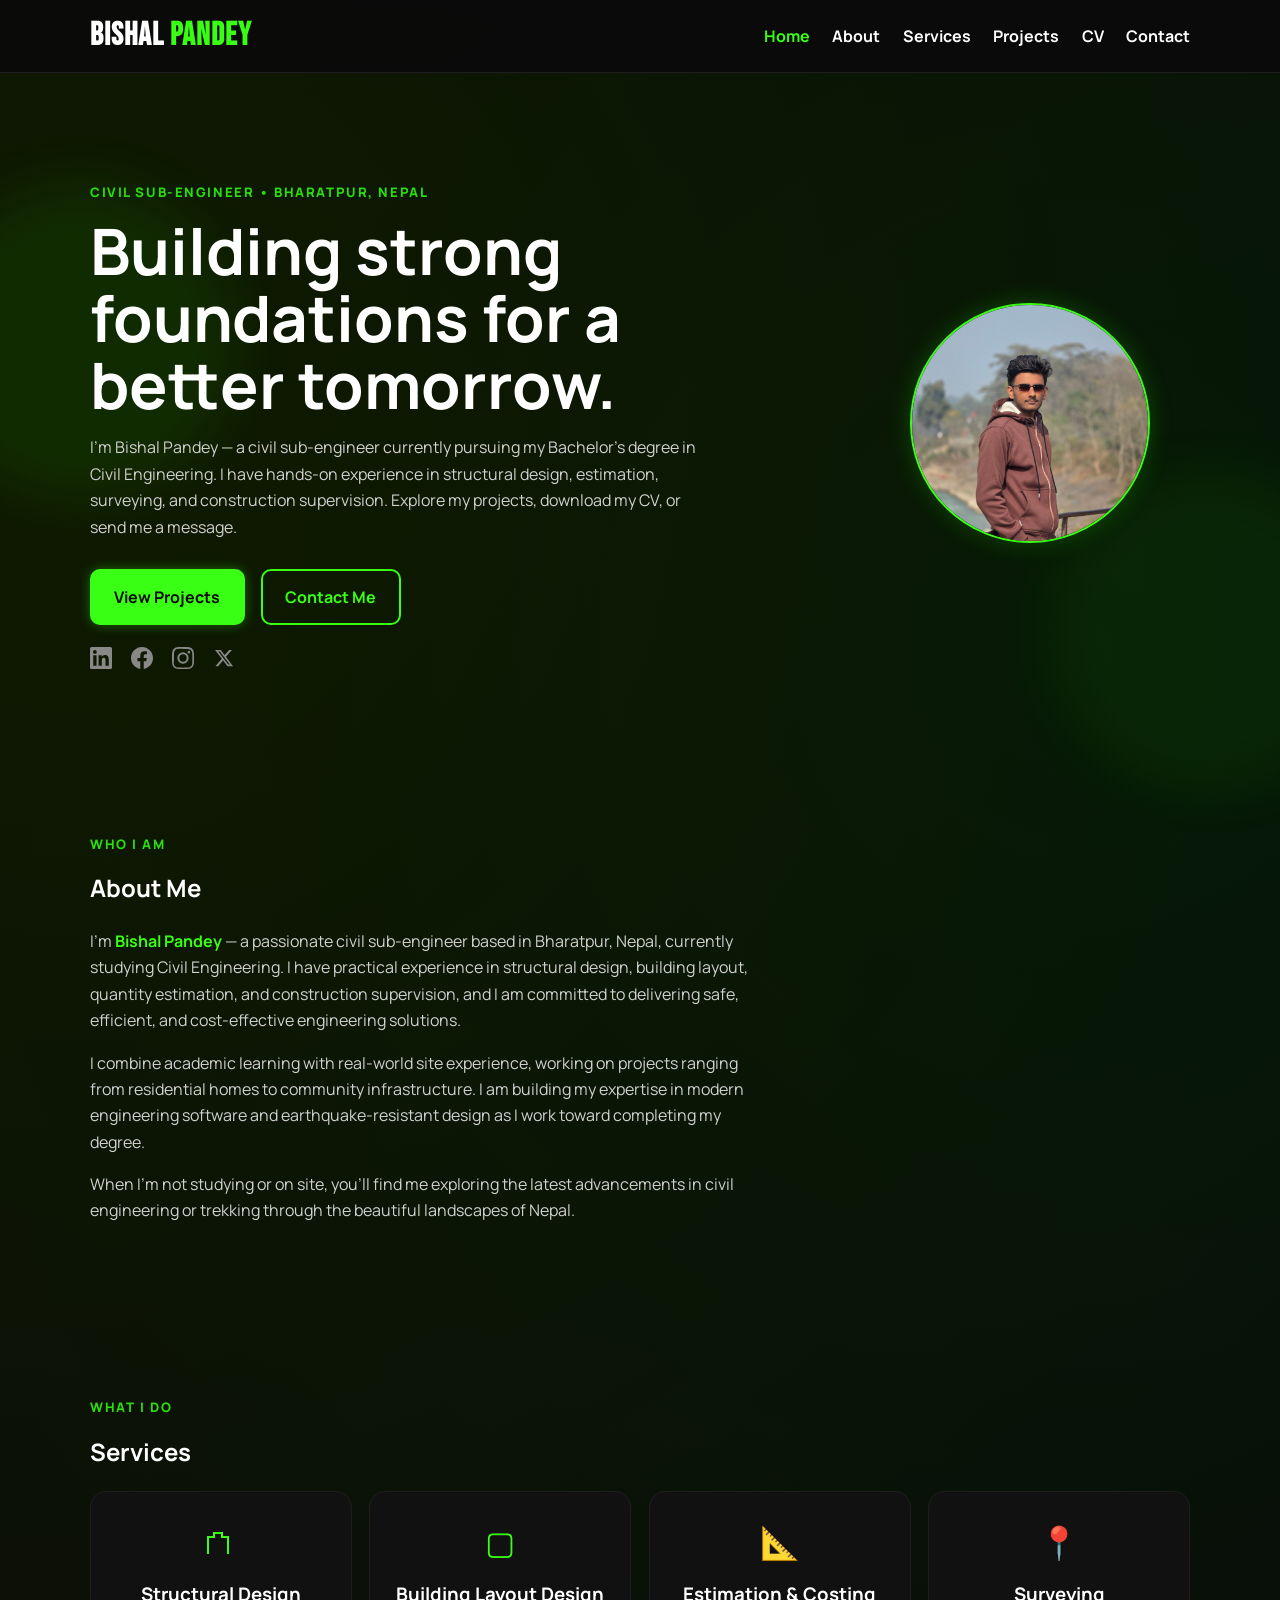
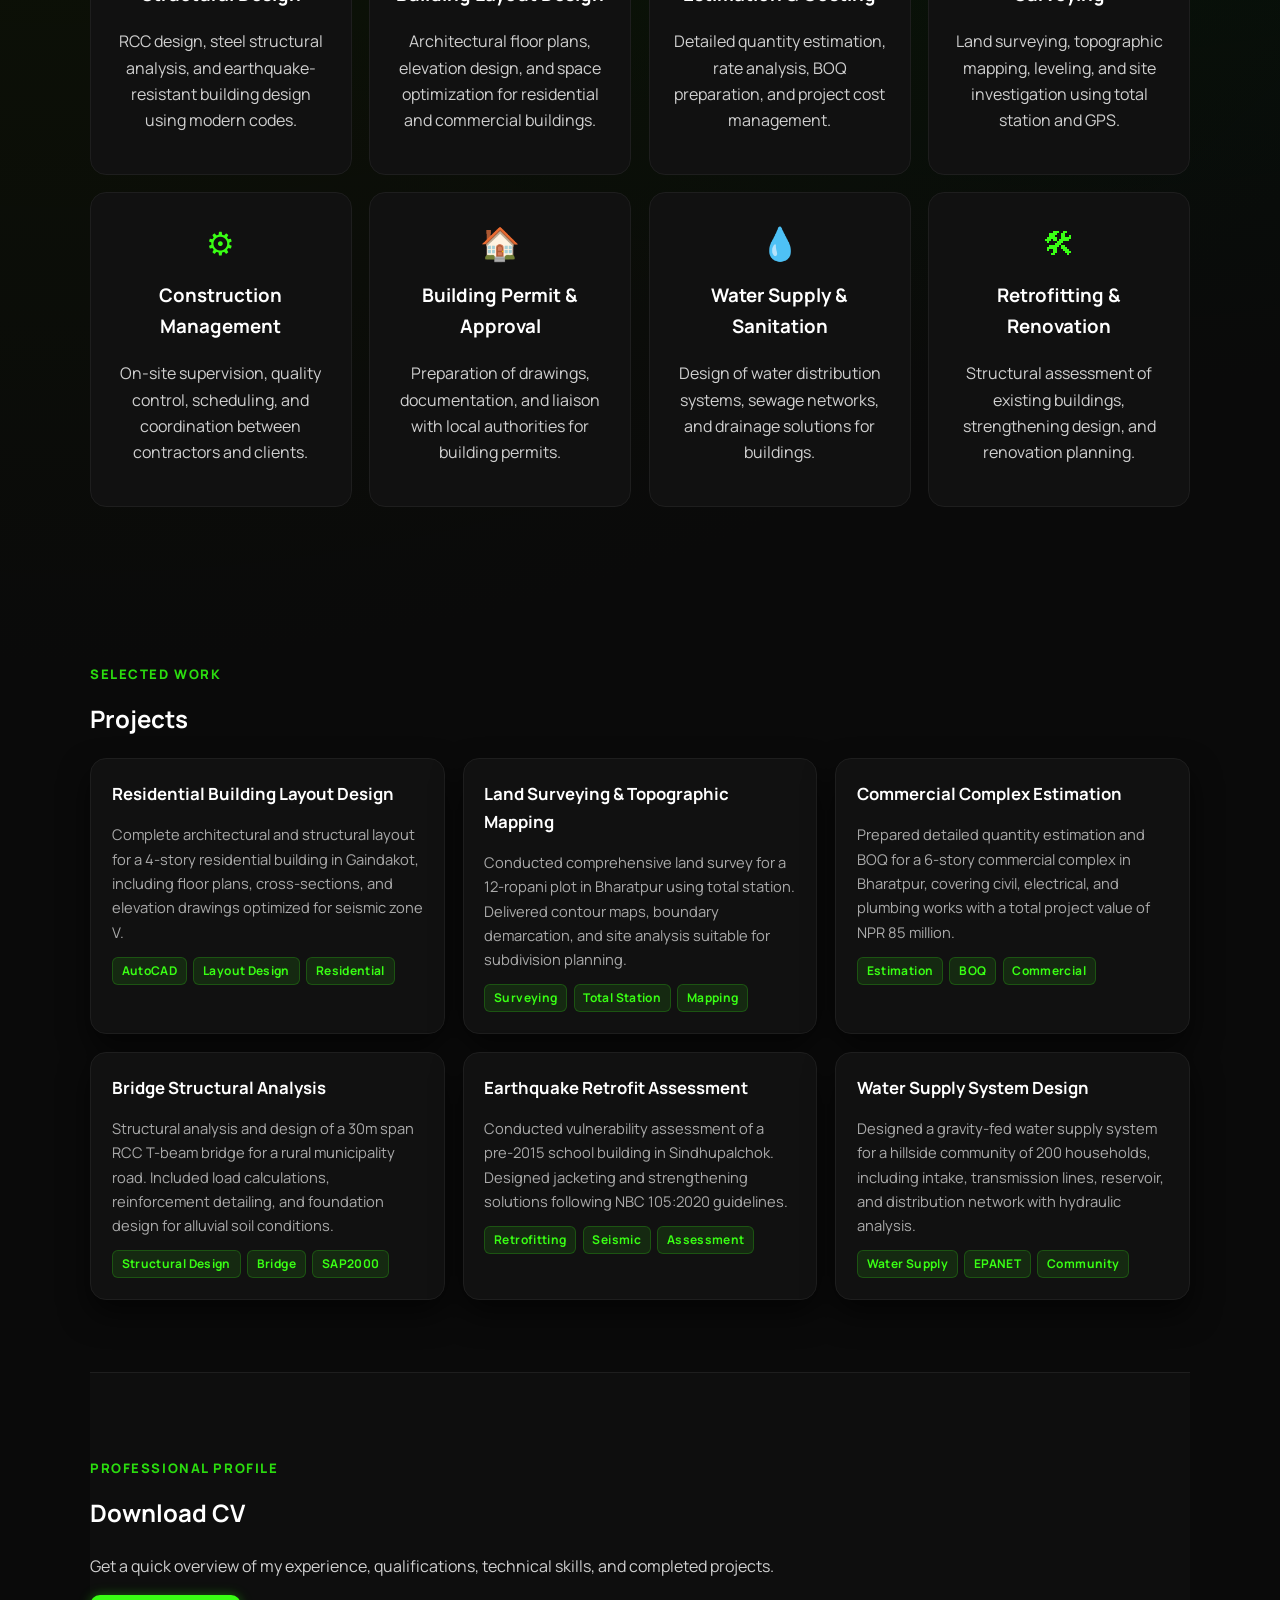
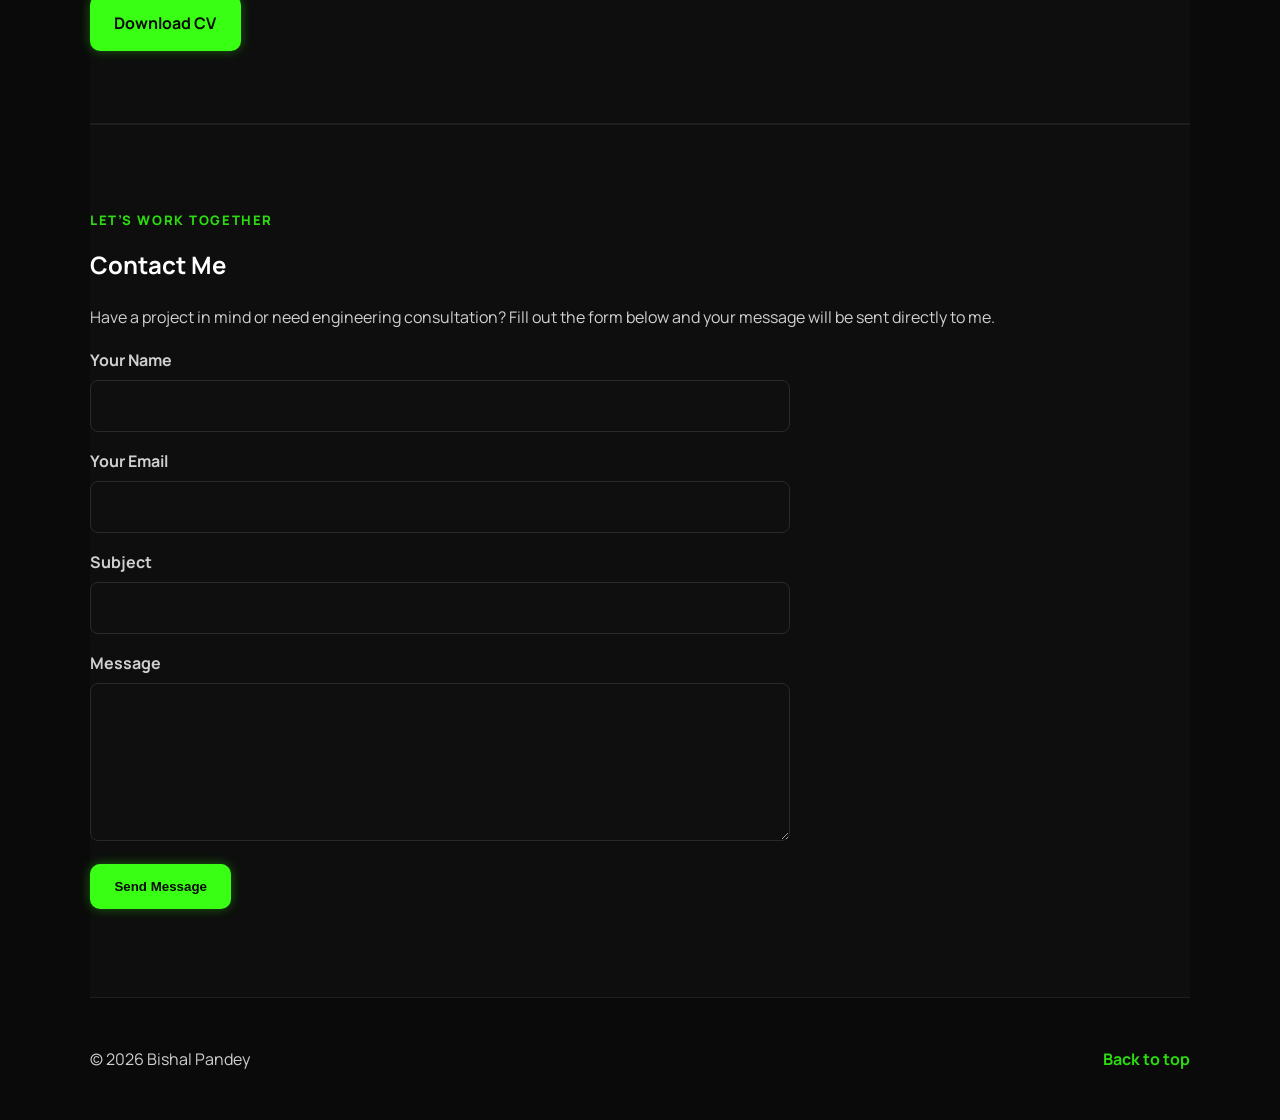
<file: index.html>
<!DOCTYPE html>
<html lang="en">
  <head>
    <meta charset="UTF-8" />
    <meta name="viewport" content="width=device-width, initial-scale=1.0" />
    <meta
      name="description"
      content="Bishal Pandey — Civil Sub-Engineer from Kathmandu, Nepal. Structural design, estimation, surveying & more. View projects and get in touch."
    />
    <title>Bishal Pandey | Civil Sub-Engineer Portfolio</title>
    <link rel="icon" type="image/svg+xml" href="assets/images/favicon.svg" />
    <link rel="preconnect" href="https://fonts.googleapis.com" />
    <link rel="preconnect" href="https://fonts.gstatic.com" crossorigin />
    <link
      href="https://fonts.googleapis.com/css2?family=Bebas+Neue&family=Manrope:wght@400;500;700;800&display=swap"
      rel="stylesheet"
    />
    <link rel="stylesheet" href="styles.css" />
  </head>
  <body>
    <div class="bg-orb orb-left" aria-hidden="true"></div>
    <div class="bg-orb orb-right" aria-hidden="true"></div>

    <header class="site-header" id="top">
      <nav class="container nav">
        <a class="brand" href="#home"><span class="brand-first">Bishal</span> <span class="brand-last">Pandey</span></a>
        <button class="menu-toggle" aria-expanded="false" aria-controls="nav-links">
          Menu
        </button>
        <ul class="nav-links" id="nav-links">
          <li><a href="#home">Home</a></li>
          <li><a href="#about">About</a></li>
          <li><a href="#services">Services</a></li>
          <li><a href="#projects">Projects</a></li>
          <li><a href="#cv">CV</a></li>
          <li><a href="#contact">Contact</a></li>
        </ul>
      </nav>
    </header>

    <main>
      <!-- ── Home / Hero ── -->
      <section class="hero container reveal" id="home">
        <div class="hero-text">
          <p class="kicker">Civil Sub-Engineer &bull; Bharatpur, Nepal</p>
          <h1>Building strong foundations for a better tomorrow.</h1>
          <p class="hero-copy">
            I&rsquo;m Bishal Pandey &mdash; a civil sub-engineer currently pursuing my
            Bachelor&rsquo;s degree in Civil Engineering. I have hands-on experience in
            structural design, estimation, surveying, and construction supervision.
            Explore my projects, download my CV, or send me a message.
          </p>
          <div class="hero-actions">
            <a class="btn btn-primary" href="#projects">View Projects</a>
            <a class="btn btn-secondary" href="#contact">Contact Me</a>
          </div>
          <div class="hero-socials">
            <a href="https://linkedin.com/" target="_blank" rel="noopener noreferrer" aria-label="LinkedIn">
              <svg width="22" height="22" viewBox="0 0 24 24" fill="currentColor"><path d="M20.45 20.45h-3.55v-5.57c0-1.33-.02-3.04-1.85-3.04s-2.14 1.45-2.14 2.94v5.67H9.36V9h3.41v1.56h.05a3.74 3.74 0 013.37-1.85c3.6 0 4.27 2.37 4.27 5.46v6.28zM5.34 7.43a2.06 2.06 0 11-.01-4.13 2.06 2.06 0 01.01 4.13zM7.12 20.45H3.56V9h3.56v11.45zM22.23 0H1.77A1.75 1.75 0 000 1.73v20.54A1.75 1.75 0 001.77 24h20.46A1.75 1.75 0 0024 22.27V1.73A1.75 1.75 0 0022.23 0z"/></svg>
            </a>
            <a href="https://www.facebook.com/bishal.pandey.277253" target="_blank" rel="noopener noreferrer" aria-label="Facebook">
              <svg width="22" height="22" viewBox="0 0 24 24" fill="currentColor"><path d="M24 12.073c0-6.627-5.373-12-12-12s-12 5.373-12 12c0 5.99 4.388 10.954 10.125 11.854v-8.385H7.078v-3.47h3.047V9.43c0-3.007 1.792-4.669 4.533-4.669 1.312 0 2.686.235 2.686.235v2.953H15.83c-1.491 0-1.956.925-1.956 1.874v2.25h3.328l-.532 3.47h-2.796v8.385C19.612 23.027 24 18.062 24 12.073z"/></svg>
            </a>
            <a href="https://www.instagram.com/bishalpandey077/" target="_blank" rel="noopener noreferrer" aria-label="Instagram">
              <svg width="22" height="22" viewBox="0 0 24 24" fill="currentColor"><path d="M12 2.163c3.204 0 3.584.012 4.85.07 1.17.054 1.97.24 2.43.403a4.08 4.08 0 011.47.957c.453.453.78.898.957 1.47.163.46.35 1.26.403 2.43.058 1.266.07 1.646.07 4.85s-.012 3.584-.07 4.85c-.054 1.17-.24 1.97-.403 2.43a4.08 4.08 0 01-.957 1.47 4.08 4.08 0 01-1.47.957c-.46.163-1.26.35-2.43.403-1.266.058-1.646.07-4.85.07s-3.584-.012-4.85-.07c-1.17-.054-1.97-.24-2.43-.403a4.08 4.08 0 01-1.47-.957 4.08 4.08 0 01-.957-1.47c-.163-.46-.35-1.26-.403-2.43C2.175 15.584 2.163 15.204 2.163 12s.012-3.584.07-4.85c.054-1.17.24-1.97.403-2.43a4.08 4.08 0 01.957-1.47A4.08 4.08 0 015.063 2.3c.46-.163 1.26-.35 2.43-.403C8.759 1.84 9.139 1.827 12 1.827zM12 0C8.741 0 8.333.014 7.053.072c-1.277.058-2.15.261-2.913.558a5.88 5.88 0 00-2.126 1.384A5.88 5.88 0 00.63 4.14C.333 4.903.13 5.776.072 7.053.014 8.333 0 8.741 0 12s.014 3.667.072 4.947c.058 1.277.261 2.15.558 2.913a5.88 5.88 0 001.384 2.126 5.88 5.88 0 002.126 1.384c.763.297 1.636.5 2.913.558C8.333 23.986 8.741 24 12 24s3.667-.014 4.947-.072c1.277-.058 2.15-.261 2.913-.558a5.88 5.88 0 002.126-1.384 5.88 5.88 0 001.384-2.126c.297-.763.5-1.636.558-2.913.058-1.28.072-1.688.072-4.947s-.014-3.667-.072-4.947c-.058-1.277-.261-2.15-.558-2.913a5.88 5.88 0 00-1.384-2.126A5.88 5.88 0 0019.86.63C19.097.333 18.224.13 16.947.072 15.667.014 15.259 0 12 0zm0 5.838a6.162 6.162 0 100 12.324 6.162 6.162 0 000-12.324zM12 16a4 4 0 110-8 4 4 0 010 8zm6.406-11.845a1.44 1.44 0 100 2.881 1.44 1.44 0 000-2.881z"/></svg>
            </a>
            <a href="https://x.com/pandeyy017" target="_blank" rel="noopener noreferrer" aria-label="X (Twitter)">
              <svg width="20" height="20" viewBox="0 0 24 24" fill="currentColor"><path d="M18.244 2.25h3.308l-7.227 8.26 8.502 11.24H16.17l-5.214-6.817L4.99 21.75H1.68l7.73-8.835L1.254 2.25H8.08l4.713 6.231zm-1.161 17.52h1.833L7.084 4.126H5.117z"/></svg>
            </a>
          </div>
        </div>
        <div class="hero-image">
          <img src="assets/images/profile.jpg" alt="Bishal Pandey" class="hero-portrait" />
        </div>
      </section>

      <!-- ── About ── -->
      <section class="about container reveal" id="about">
        <div class="section-heading">
          <p class="kicker">Who I Am</p>
          <h2>About Me</h2>
        </div>
        <div class="about-content">
          <p>
            I&rsquo;m <strong>Bishal Pandey</strong> &mdash; a passionate civil sub-engineer
            based in Bharatpur, Nepal, currently studying Civil Engineering. I have
            practical experience in structural design, building layout, quantity
            estimation, and construction supervision, and I am committed to delivering
            safe, efficient, and cost-effective engineering solutions.
          </p>
          <p>
            I combine academic learning with real-world site experience, working on
            projects ranging from residential homes to community infrastructure. I am
            building my expertise in modern engineering software and earthquake-resistant
            design as I work toward completing my degree.
          </p>
          <p>
            When I&rsquo;m not studying or on site, you&rsquo;ll find me exploring
            the latest advancements in civil engineering or trekking through the
            beautiful landscapes of Nepal.
          </p>
        </div>
      </section>

      <!-- ── Services ── -->
      <section class="services container reveal" id="services">
        <div class="section-heading">
          <p class="kicker">What I Do</p>
          <h2>Services</h2>
        </div>
        <div class="services-grid">
          <article class="service-card">
            <span class="service-icon" aria-hidden="true">&#9963;</span>
            <h3>Structural Design</h3>
            <p>RCC design, steel structural analysis, and earthquake-resistant building design using modern codes.</p>
          </article>
          <article class="service-card">
            <span class="service-icon" aria-hidden="true">&#9634;</span>
            <h3>Building Layout Design</h3>
            <p>Architectural floor plans, elevation design, and space optimization for residential and commercial buildings.</p>
          </article>
          <article class="service-card">
            <span class="service-icon" aria-hidden="true">&#128208;</span>
            <h3>Estimation &amp; Costing</h3>
            <p>Detailed quantity estimation, rate analysis, BOQ preparation, and project cost management.</p>
          </article>
          <article class="service-card">
            <span class="service-icon" aria-hidden="true">&#128205;</span>
            <h3>Surveying</h3>
            <p>Land surveying, topographic mapping, leveling, and site investigation using total station and GPS.</p>
          </article>
          <article class="service-card">
            <span class="service-icon" aria-hidden="true">&#9881;</span>
            <h3>Construction Management</h3>
            <p>On-site supervision, quality control, scheduling, and coordination between contractors and clients.</p>
          </article>
          <article class="service-card">
            <span class="service-icon" aria-hidden="true">&#127968;</span>
            <h3>Building Permit &amp; Approval</h3>
            <p>Preparation of drawings, documentation, and liaison with local authorities for building permits.</p>
          </article>
          <article class="service-card">
            <span class="service-icon" aria-hidden="true">&#128167;</span>
            <h3>Water Supply &amp; Sanitation</h3>
            <p>Design of water distribution systems, sewage networks, and drainage solutions for buildings.</p>
          </article>
          <article class="service-card">
            <span class="service-icon" aria-hidden="true">&#128736;</span>
            <h3>Retrofitting &amp; Renovation</h3>
            <p>Structural assessment of existing buildings, strengthening design, and renovation planning.</p>
          </article>
        </div>
      </section>

      <!-- ── Projects ── -->
      <section class="projects container reveal" id="projects">
        <div class="section-heading">
          <p class="kicker">Selected Work</p>
          <h2>Projects</h2>
        </div>
        <div class="project-grid">
          <article class="project-card">
            <h3>Residential Building Layout Design</h3>
            <p>
              Complete architectural and structural layout for a 4-story residential
              building in Gaindakot, including floor plans, cross-sections, and elevation
              drawings optimized for seismic zone V.
            </p>
            <div class="project-tags">
              <span class="tag">AutoCAD</span>
              <span class="tag">Layout Design</span>
              <span class="tag">Residential</span>
            </div>
          </article>
          <article class="project-card">
            <h3>Land Surveying &amp; Topographic Mapping</h3>
            <p>
              Conducted comprehensive land survey for a 12-ropani plot in Bharatpur using
              total station. Delivered contour maps, boundary demarcation, and site
              analysis suitable for subdivision planning.
            </p>
            <div class="project-tags">
              <span class="tag">Surveying</span>
              <span class="tag">Total Station</span>
              <span class="tag">Mapping</span>
            </div>
          </article>
          <article class="project-card">
            <h3>Commercial Complex Estimation</h3>
            <p>
              Prepared detailed quantity estimation and BOQ for a 6-story commercial
              complex in Bharatpur, covering civil, electrical, and plumbing works with
              a total project value of NPR 85 million.
            </p>
            <div class="project-tags">
              <span class="tag">Estimation</span>
              <span class="tag">BOQ</span>
              <span class="tag">Commercial</span>
            </div>
          </article>
          <article class="project-card">
            <h3>Bridge Structural Analysis</h3>
            <p>
              Structural analysis and design of a 30m span RCC T-beam bridge for a rural
              municipality road. Included load calculations, reinforcement detailing, and
              foundation design for alluvial soil conditions.
            </p>
            <div class="project-tags">
              <span class="tag">Structural Design</span>
              <span class="tag">Bridge</span>
              <span class="tag">SAP2000</span>
            </div>
          </article>
          <article class="project-card">
            <h3>Earthquake Retrofit Assessment</h3>
            <p>
              Conducted vulnerability assessment of a pre-2015 school building in
              Sindhupalchok. Designed jacketing and strengthening solutions following
              NBC 105:2020 guidelines.
            </p>
            <div class="project-tags">
              <span class="tag">Retrofitting</span>
              <span class="tag">Seismic</span>
              <span class="tag">Assessment</span>
            </div>
          </article>
          <article class="project-card">
            <h3>Water Supply System Design</h3>
            <p>
              Designed a gravity-fed water supply system for a hillside community of 200
              households, including intake, transmission lines, reservoir, and distribution
              network with hydraulic analysis.
            </p>
            <div class="project-tags">
              <span class="tag">Water Supply</span>
              <span class="tag">EPANET</span>
              <span class="tag">Community</span>
            </div>
          </article>
        </div>
      </section>

      <!-- ── CV ── -->
      <section class="cv container reveal" id="cv">
        <div class="section-heading">
          <p class="kicker">Professional Profile</p>
          <h2>Download CV</h2>
        </div>
        <p>
          Get a quick overview of my experience, qualifications, technical skills, and
          completed projects.
        </p>
        <a class="btn btn-primary" href="assets/cv/admin-cv.html" download>
          Download CV
        </a>
      </section>

      <!-- ── Contact ── -->
      <section class="contact container reveal" id="contact">
        <div class="section-heading">
          <p class="kicker">Let&rsquo;s Work Together</p>
          <h2>Contact Me</h2>
        </div>
        <p>
          Have a project in mind or need engineering consultation? Fill out the form
          below and your message will be sent directly to me.
        </p>

        <form id="contact-form" novalidate>
          <div class="field-row">
            <label for="name">Your Name</label>
            <input type="text" id="name" name="name" required autocomplete="name" />
            <small class="error" id="name-error"></small>
          </div>

          <div class="field-row">
            <label for="email">Your Email</label>
            <input type="email" id="email" name="email" required autocomplete="email" />
            <small class="error" id="email-error"></small>
          </div>

          <div class="field-row">
            <label for="subject">Subject</label>
            <input type="text" id="subject" name="subject" required autocomplete="off" />
            <small class="error" id="subject-error"></small>
          </div>

          <div class="field-row">
            <label for="message">Message</label>
            <textarea id="message" name="message" rows="5" required></textarea>
            <small class="error" id="message-error"></small>
          </div>

          <button type="submit" class="btn btn-primary">Send Message</button>
          <p id="form-status" aria-live="polite"></p>
        </form>
      </section>
    </main>

    <footer class="site-footer">
      <div class="container footer-inner">
        <p>&copy; <span id="year"></span> Bishal Pandey</p>
        <a href="#home">Back to top</a>
      </div>
    </footer>

    <!-- Success confirmation -->
    <div class="msg-confirm" id="msg-confirm" style="display:none" hidden>
      <div class="msg-confirm-card">
        <button class="msg-confirm-close" id="msg-confirm-close" aria-label="Close">&times;</button>
        <span class="msg-confirm-icon" aria-hidden="true">&#10003;</span>
        <h3>Message Sent!</h3>
        <p>Your message has been sent successfully. I will get back to you soon.</p>
      </div>
    </div>

    <script src="script.js"></script>
  </body>
</html>
</file>
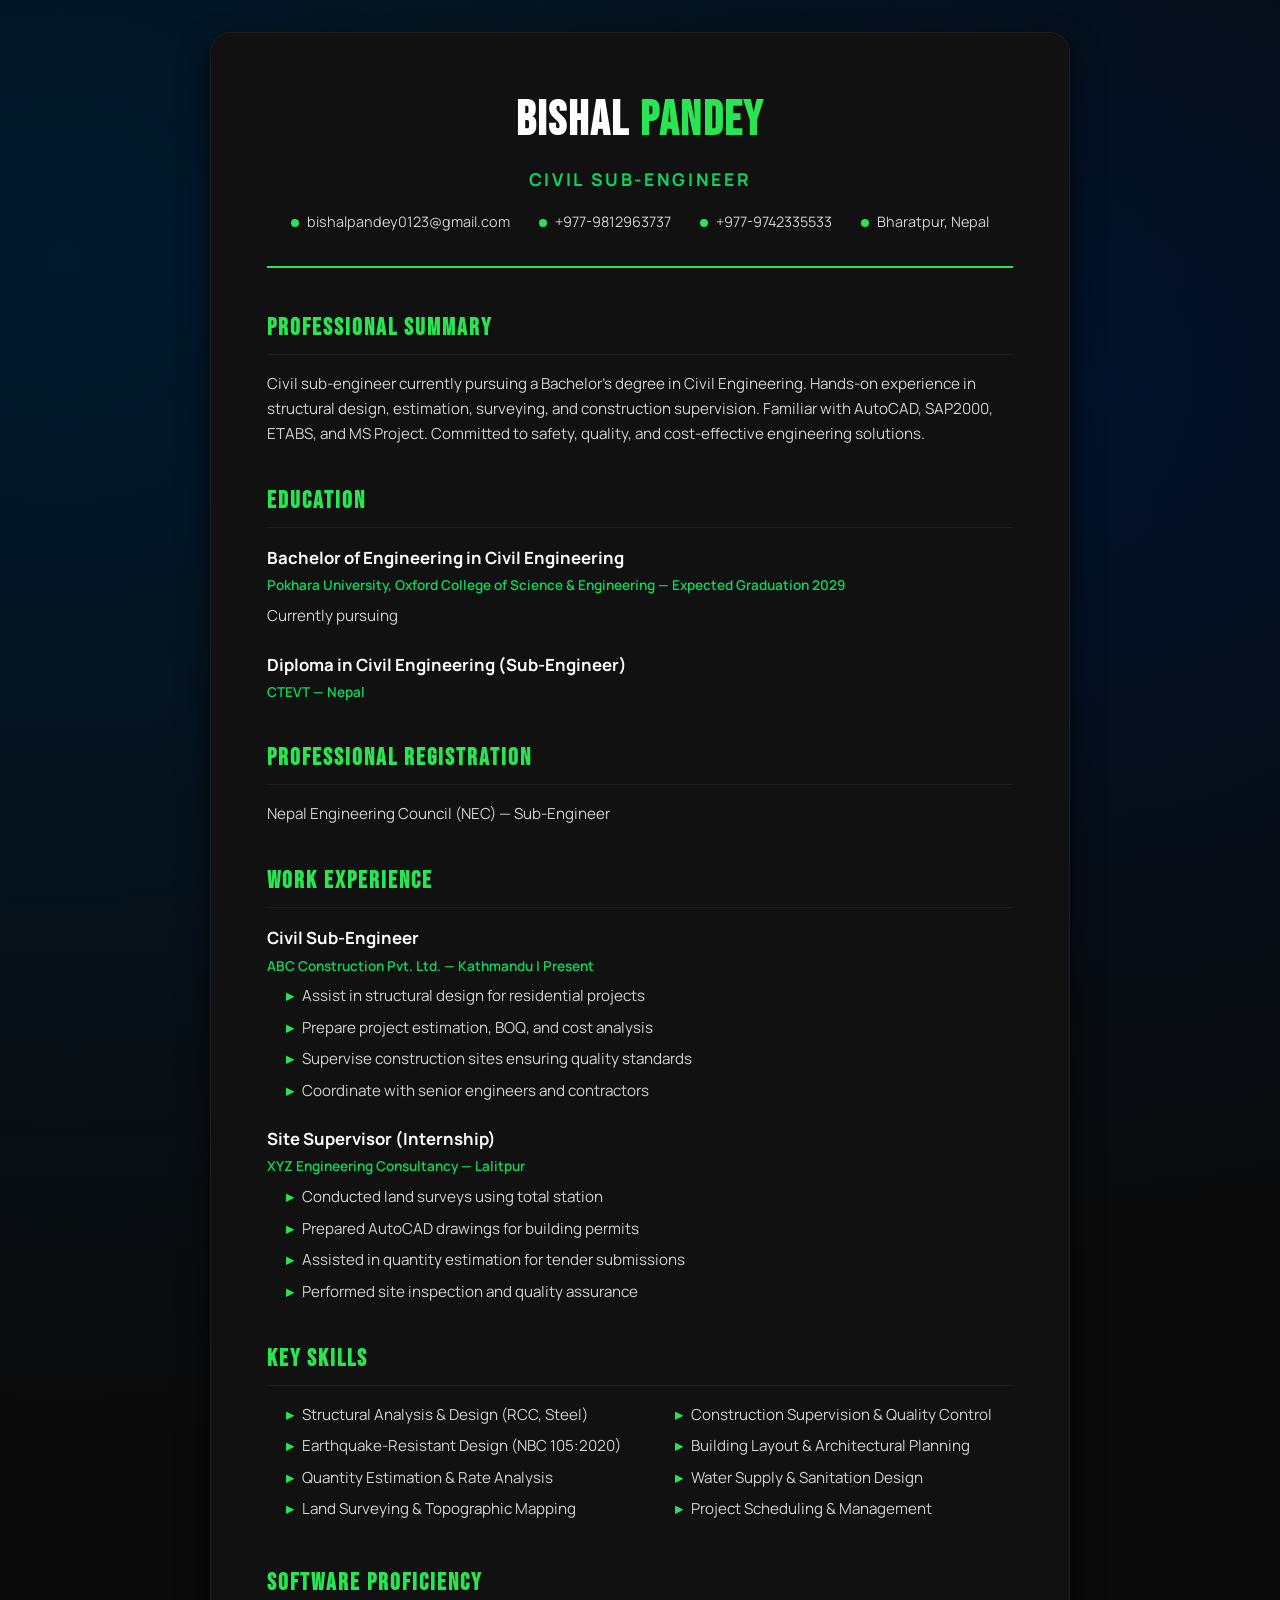
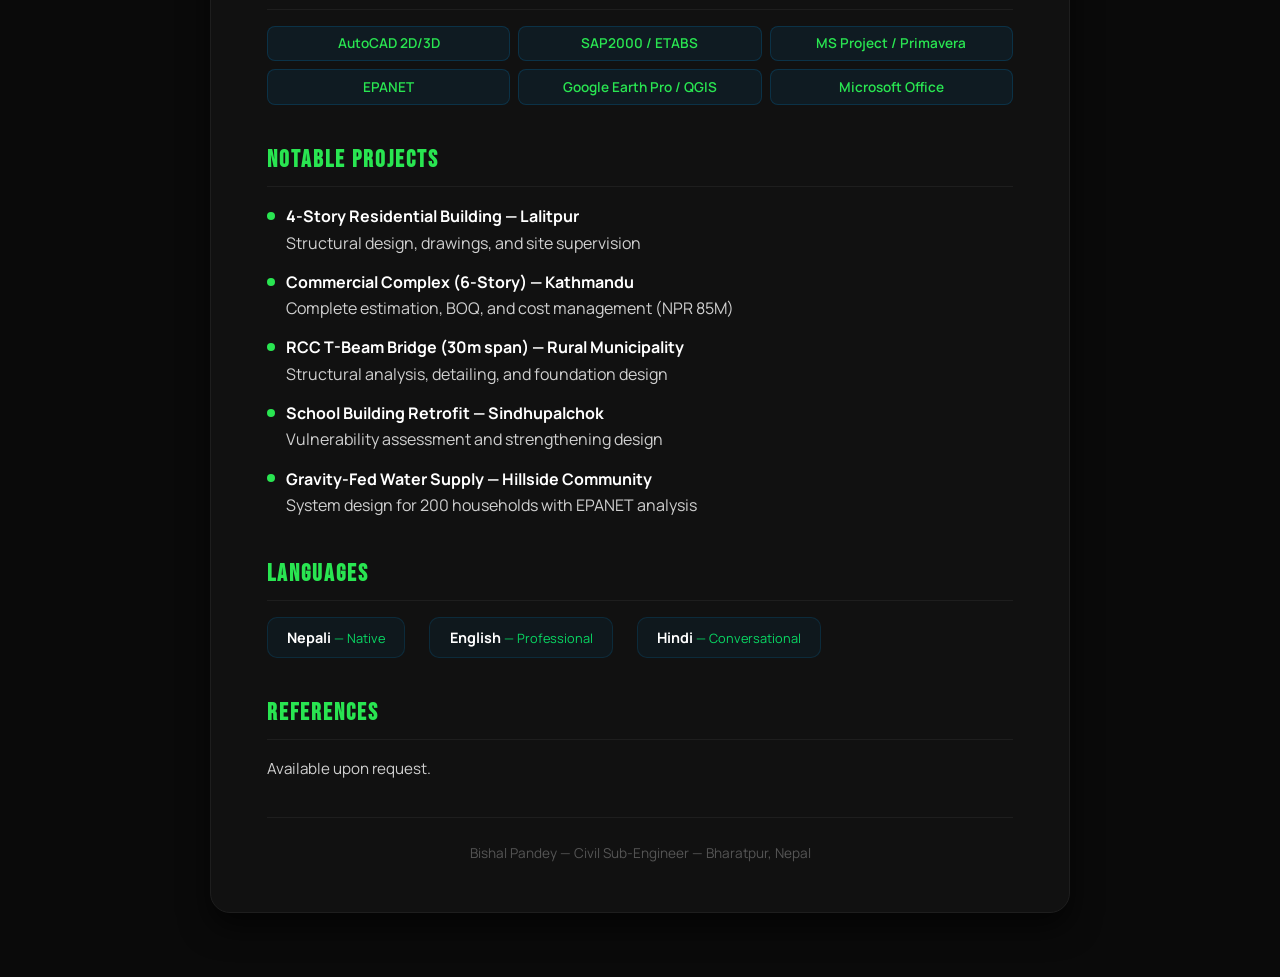
<file: assets/cv/admin-cv.html>
<!DOCTYPE html>
<html lang="en">
<head>
  <meta charset="UTF-8" />
  <meta name="viewport" content="width=device-width, initial-scale=1.0" />
  <title>Bishal Pandey — CV</title>
  <link rel="preconnect" href="https://fonts.googleapis.com" />
  <link rel="preconnect" href="https://fonts.gstatic.com" crossorigin />
  <link href="https://fonts.googleapis.com/css2?family=Bebas+Neue&family=Manrope:wght@400;500;700;800&display=swap" rel="stylesheet" />
  <style>
    :root {
      --ink: #ffffff;
      --text: #d0d0d0;
      --cream: #0a0a0a;
      --paper: #111111;
      --accent: #29e551;
      --accent-strong: #09d863;
      --line: #1e1e1e;
      --glow: 0 0 12px rgba(0, 119, 182, 0.35);
    }

    * { box-sizing: border-box; margin: 0; padding: 0; }

    body {
      font-family: "Manrope", sans-serif;
      color: var(--text);
      background: radial-gradient(circle at 5% 10%, #001a2e 0%, transparent 45%),
                  radial-gradient(circle at 85% 15%, #00112a 0%, transparent 35%),
                  var(--cream);
      line-height: 1.65;
      padding: 2rem 1rem 4rem;
    }

    .cv-container {
      max-width: 860px;
      margin: 0 auto;
      background: var(--paper);
      border: 1px solid var(--line);
      border-radius: 20px;
      padding: 3rem 3.5rem;
      box-shadow: 0 14px 30px rgba(0, 0, 0, 0.6);
    }

    /* Header */
    .cv-header {
      text-align: center;
      margin-bottom: 2.5rem;
      padding-bottom: 2rem;
      border-bottom: 2px solid var(--accent);
    }

    .cv-header h1 {
      font-family: "Bebas Neue", sans-serif;
      font-size: 3rem;
      color: var(--ink);
      letter-spacing: 2px;
      margin-bottom: 0.3rem;
    }

    .cv-header h1 span {
      color: var(--accent);
    }

    .cv-header .subtitle {
      font-size: 1.1rem;
      color: var(--accent-strong);
      font-weight: 700;
      text-transform: uppercase;
      letter-spacing: 0.15em;
      margin-bottom: 1rem;
    }

    .cv-header .contact-info {
      display: flex;
      flex-wrap: wrap;
      justify-content: center;
      gap: 0.6rem 1.8rem;
      font-size: 0.9rem;
      color: var(--text);
    }

    .cv-header .contact-info span::before {
      content: "";
      display: inline-block;
      width: 8px;
      height: 8px;
      background: var(--accent);
      border-radius: 50%;
      margin-right: 0.5rem;
      vertical-align: middle;
    }

    /* Section */
    .cv-section {
      margin-bottom: 2.2rem;
    }

    .cv-section h2 {
      font-family: "Bebas Neue", sans-serif;
      font-size: 1.5rem;
      color: var(--accent);
      letter-spacing: 2px;
      border-bottom: 1px solid var(--line);
      padding-bottom: 0.4rem;
      margin-bottom: 1rem;
    }

    .cv-section p,
    .cv-section li {
      color: var(--text);
      font-size: 0.95rem;
    }

    .cv-section ul {
      list-style: none;
      padding-left: 1.2rem;
    }

    .cv-section ul li {
      position: relative;
      padding-left: 1rem;
      margin-bottom: 0.4rem;
    }

    .cv-section ul li::before {
      content: "▸";
      color: var(--accent);
      position: absolute;
      left: 0;
      font-weight: 700;
    }

    /* Experience / Education blocks */
    .entry {
      margin-bottom: 1.4rem;
    }

    .entry h3 {
      color: var(--ink);
      font-size: 1.05rem;
      font-weight: 700;
      margin-bottom: 0.15rem;
    }

    .entry .meta {
      font-size: 0.85rem;
      color: var(--accent-strong);
      font-weight: 600;
      margin-bottom: 0.4rem;
    }

    /* Projects */
    .project-item {
      margin-bottom: 0.8rem;
      padding-left: 1.2rem;
      position: relative;
    }

    .project-item::before {
      content: "";
      position: absolute;
      left: 0;
      top: 0.55rem;
      width: 8px;
      height: 8px;
      background: var(--accent);
      border-radius: 50%;
    }

    .project-item strong {
      color: var(--ink);
    }

    /* Skills grid */
    .skills-grid {
      display: grid;
      grid-template-columns: 1fr 1fr;
      gap: 0.4rem 2rem;
    }

    .software-grid {
      display: grid;
      grid-template-columns: 1fr 1fr 1fr;
      gap: 0.5rem;
    }

    .software-grid .tag {
      background: rgba(0, 119, 182, 0.1);
      border: 1px solid rgba(0, 119, 182, 0.25);
      border-radius: 8px;
      padding: 0.35rem 0.8rem;
      font-size: 0.85rem;
      color: var(--accent);
      text-align: center;
      font-weight: 600;
    }

    /* Languages */
    .lang-list {
      display: flex;
      gap: 1.5rem;
      flex-wrap: wrap;
    }

    .lang-item {
      background: rgba(0, 119, 182, 0.08);
      border: 1px solid rgba(0, 119, 182, 0.2);
      border-radius: 10px;
      padding: 0.5rem 1.2rem;
      font-size: 0.9rem;
    }

    .lang-item strong {
      color: var(--ink);
    }

    .lang-item span {
      color: var(--accent-strong);
      font-size: 0.8rem;
    }

    /* Footer */
    .cv-footer {
      text-align: center;
      margin-top: 2rem;
      padding-top: 1.5rem;
      border-top: 1px solid var(--line);
      font-size: 0.85rem;
      color: #555;
    }

    /* Responsive */
    @media (max-width: 650px) {
      .cv-container { padding: 2rem 1.5rem; }
      .cv-header h1 { font-size: 2.2rem; }
      .skills-grid { grid-template-columns: 1fr; }
      .software-grid { grid-template-columns: 1fr 1fr; }
      .cv-header .contact-info { flex-direction: column; align-items: center; }
    }

    @media print {
      body { background: #fff; padding: 0; }
      .cv-container {
        background: #fff;
        border: none;
        box-shadow: none;
        padding: 1.5rem;
      }
      :root {
        --ink: #111;
        --text: #333;
        --accent: #005f8a;
        --accent-strong: #005f8a;
        --line: #ccc;
      }
    }
  </style>
</head>
<body>

<div class="cv-container">

  <!-- Header -->
  <header class="cv-header">
    <h1>Bishal <span>Pandey</span></h1>
    <p class="subtitle">Civil Sub-Engineer</p>
    <div class="contact-info">
      <span>bishalpandey0123@gmail.com</span>
      <span>+977-9812963737</span>
      <span>+977-9742335533</span>
      <span>Bharatpur, Nepal</span>
    </div>
  </header>

  <!-- Professional Summary -->
  <section class="cv-section">
    <h2>Professional Summary</h2>
    <p>
      Civil sub-engineer currently pursuing a Bachelor's degree in Civil Engineering.
      Hands-on experience in structural design, estimation, surveying, and construction
      supervision. Familiar with AutoCAD, SAP2000, ETABS, and MS Project. Committed to
      safety, quality, and cost-effective engineering solutions.
    </p>
  </section>

  <!-- Education -->
  <section class="cv-section">
    <h2>Education</h2>
    <div class="entry">
      <h3>Bachelor of Engineering in Civil Engineering</h3>
      <p class="meta">Pokhara University, Oxford College of Science &amp; Engineering &mdash; Expected Graduation 2029</p>
      <p>Currently pursuing</p>
    </div>
    <div class="entry">
      <h3>Diploma in Civil Engineering (Sub-Engineer)</h3>
      <p class="meta">CTEVT &mdash; Nepal</p>
    </div>
  </section>

  <!-- Professional Registration -->
  <section class="cv-section">
    <h2>Professional Registration</h2>
    <p>Nepal Engineering Council (NEC) &mdash; Sub-Engineer</p>
  </section>

  <!-- Work Experience -->
  <section class="cv-section">
    <h2>Work Experience</h2>
    <div class="entry">
      <h3>Civil Sub-Engineer</h3>
      <p class="meta">ABC Construction Pvt. Ltd. &mdash; Kathmandu | Present</p>
      <ul>
        <li>Assist in structural design for residential projects</li>
        <li>Prepare project estimation, BOQ, and cost analysis</li>
        <li>Supervise construction sites ensuring quality standards</li>
        <li>Coordinate with senior engineers and contractors</li>
      </ul>
    </div>
    <div class="entry">
      <h3>Site Supervisor (Internship)</h3>
      <p class="meta">XYZ Engineering Consultancy &mdash; Lalitpur</p>
      <ul>
        <li>Conducted land surveys using total station</li>
        <li>Prepared AutoCAD drawings for building permits</li>
        <li>Assisted in quantity estimation for tender submissions</li>
        <li>Performed site inspection and quality assurance</li>
      </ul>
    </div>
  </section>

  <!-- Key Skills -->
  <section class="cv-section">
    <h2>Key Skills</h2>
    <div class="skills-grid">
      <ul>
        <li>Structural Analysis &amp; Design (RCC, Steel)</li>
        <li>Earthquake-Resistant Design (NBC 105:2020)</li>
        <li>Quantity Estimation &amp; Rate Analysis</li>
        <li>Land Surveying &amp; Topographic Mapping</li>
      </ul>
      <ul>
        <li>Construction Supervision &amp; Quality Control</li>
        <li>Building Layout &amp; Architectural Planning</li>
        <li>Water Supply &amp; Sanitation Design</li>
        <li>Project Scheduling &amp; Management</li>
      </ul>
    </div>
  </section>

  <!-- Software Proficiency -->
  <section class="cv-section">
    <h2>Software Proficiency</h2>
    <div class="software-grid">
      <div class="tag">AutoCAD 2D/3D</div>
      <div class="tag">SAP2000 / ETABS</div>
      <div class="tag">MS Project / Primavera</div>
      <div class="tag">EPANET</div>
      <div class="tag">Google Earth Pro / QGIS</div>
      <div class="tag">Microsoft Office</div>
    </div>
  </section>

  <!-- Notable Projects -->
  <section class="cv-section">
    <h2>Notable Projects</h2>
    <div class="project-item">
      <strong>4-Story Residential Building &mdash; Lalitpur</strong><br />
      Structural design, drawings, and site supervision
    </div>
    <div class="project-item">
      <strong>Commercial Complex (6-Story) &mdash; Kathmandu</strong><br />
      Complete estimation, BOQ, and cost management (NPR 85M)
    </div>
    <div class="project-item">
      <strong>RCC T-Beam Bridge (30m span) &mdash; Rural Municipality</strong><br />
      Structural analysis, detailing, and foundation design
    </div>
    <div class="project-item">
      <strong>School Building Retrofit &mdash; Sindhupalchok</strong><br />
      Vulnerability assessment and strengthening design
    </div>
    <div class="project-item">
      <strong>Gravity-Fed Water Supply &mdash; Hillside Community</strong><br />
      System design for 200 households with EPANET analysis
    </div>
  </section>

  <!-- Languages -->
  <section class="cv-section">
    <h2>Languages</h2>
    <div class="lang-list">
      <div class="lang-item"><strong>Nepali</strong> <span>&mdash; Native</span></div>
      <div class="lang-item"><strong>English</strong> <span>&mdash; Professional</span></div>
      <div class="lang-item"><strong>Hindi</strong> <span>&mdash; Conversational</span></div>
    </div>
  </section>

  <!-- References -->
  <section class="cv-section">
    <h2>References</h2>
    <p>Available upon request.</p>
  </section>

  <footer class="cv-footer">
    Bishal Pandey &mdash; Civil Sub-Engineer &mdash; Bharatpur, Nepal
  </footer>

</div>

</body>
</html>
</file>
<file: styles.css>
:root {
  --ink: #ffffff;
  --text: #d0d0d0;
  --cream: #0a0a0a;
  --paper: #111111;
  --accent: #39ff14;
  --accent-strong: #2bdc0f;
  --warm: #39ff14;
  --line: #1e1e1e;
  --shadow: 0 14px 30px rgba(0, 0, 0, 0.6);
  --glow: 0 0 12px rgba(57, 255, 20, 0.35);
}

* {
  box-sizing: border-box;
}

/* ── Ultra-thin rectangular scrollbar ── */
::-webkit-scrollbar {
  width: 1px;
}
::-webkit-scrollbar-track {
  background: #0a0a0a;
}
::-webkit-scrollbar-thumb {
  background: var(--accent);
  border-radius: 0;
}
html {
  scrollbar-width: thin;
  scrollbar-color: var(--accent) #0a0a0a;
}

html {
  scroll-behavior: smooth;
}

body {
  margin: 0;
  font-family: "Manrope", sans-serif;
  color: var(--text);
  background: radial-gradient(circle at 5% 10%, #0f1a00 0%, transparent 45%),
    radial-gradient(circle at 85% 15%, #001a0a 0%, transparent 35%), var(--cream);
  line-height: 1.65;
}

.container {
  width: min(1100px, 92%);
  margin: 0 auto;
}

.bg-orb {
  position: fixed;
  width: 320px;
  height: 320px;
  border-radius: 50%;
  filter: blur(30px);
  opacity: 0.35;
  z-index: -1;
}

.orb-left {
  left: -80px;
  top: 20%;
  background: #39ff14;
  opacity: 0.08;
}

.orb-right {
  right: -90px;
  bottom: 12%;
  background: #39ff14;
  opacity: 0.06;
}

/* ── Header / Nav ── */
.site-header {
  position: sticky;
  top: 0;
  background: rgba(10, 10, 10, 0.92);
  backdrop-filter: blur(8px);
  border-bottom: 1px solid var(--line);
  z-index: 10;
}

.nav {
  display: flex;
  align-items: center;
  justify-content: space-between;
  min-height: 72px;
}

.brand {
  font-family: "Bebas Neue", sans-serif;
  letter-spacing: 1px;
  font-size: 2rem;
  font-weight: 800;
  text-decoration: none;
}

.brand-first {
  color: #ffffff;
}

.brand-last {
  color: #39ff14;
}

.menu-toggle {
  display: none;
  background: transparent;
  border: 1px solid var(--ink);
  color: var(--ink);
  border-radius: 999px;
  padding: 0.4rem 0.8rem;
  font-weight: 700;
}

.nav-links {
  list-style: none;
  display: flex;
  gap: 1.4rem;
  margin: 0;
  padding: 0;
}

.nav-links a {
  text-decoration: none;
  color: var(--ink);
  font-weight: 700;
  transition: color 200ms ease;
}

.nav-links a.active {
  color: var(--accent);
}

/* ── Sections ── */
main section {
  padding: 4.5rem 0;
}

/* ── Hero ── */
.hero {
  padding-top: 6rem;
  display: flex;
  align-items: center;
  gap: 3rem;
}

.hero-text {
  flex: 1 1 55%;
  min-width: 0;
}

.hero-image {
  flex: 0 0 320px;
  display: flex;
  justify-content: center;
}

.hero-portrait {
  width: 240px;
  height: 240px;
  border-radius: 50%;
  border: 2px solid var(--accent);
  object-fit: cover;
  box-shadow: 0 0 24px rgba(57, 255, 20, 0.2);
  animation: glow-pulse 2s ease-in-out infinite, float 3s ease-in-out infinite;
}

@keyframes glow-pulse {
  0%, 100% {
    box-shadow: 0 0 12px rgba(57, 255, 20, 0.25), 0 0 30px rgba(57, 255, 20, 0.1);
  }
  50% {
    box-shadow: 0 0 24px rgba(57, 255, 20, 0.55), 0 0 60px rgba(57, 255, 20, 0.25);
  }
}

@keyframes float {
  0%, 100% {
    transform: translateY(0);
  }
  50% {
    transform: translateY(-10px);
  }
}

.kicker {
  text-transform: uppercase;
  letter-spacing: 0.12em;
  color: var(--accent-strong);
  font-size: 0.82rem;
  font-weight: 800;
}

h1,
h2,
h3 {
  color: var(--ink);
  margin-top: 0;
}

h1 {
  font-size: clamp(2rem, 6vw, 4rem);
  line-height: 1.05;
  max-width: 14ch;
  margin-bottom: 1rem;
}

.hero-copy {
  max-width: 62ch;
}

.hero-actions {
  margin-top: 1.8rem;
  display: flex;
  gap: 1rem;
  flex-wrap: wrap;
}

.hero-socials {
  margin-top: 1.4rem;
  display: flex;
  gap: 1.2rem;
  align-items: center;
}

.hero-socials a {
  color: #888;
  transition: color 200ms ease, transform 200ms ease;
}

.hero-socials a:hover {
  color: var(--accent);
  transform: translateY(-2px);
}

/* ── Buttons ── */
.btn {
  display: inline-block;
  padding: 0.8rem 1.4rem;
  border-radius: 10px;
  text-decoration: none;
  border: 2px solid transparent;
  transition: transform 160ms ease, background-color 160ms ease, border-color 160ms ease;
  font-weight: 700;
  cursor: pointer;
}

.btn:hover {
  transform: translateY(-2px);
}

.btn-primary {
  background: var(--accent);
  color: #0a0a0a;
  box-shadow: var(--glow);
}

.btn-primary:hover {
  background: var(--accent-strong);
  box-shadow: 0 0 20px rgba(57, 255, 20, 0.5);
}

.btn-secondary {
  border-color: var(--accent);
  color: var(--accent);
}

.btn-secondary:hover {
  background: var(--accent);
  color: #0a0a0a;
}

/* ── About ── */
.about-content {
  max-width: 68ch;
}

.about-content p + p {
  margin-top: 0.8rem;
}

.about-content strong {
  color: var(--accent);
}

/* ── Services ── */
.services-grid {
  display: grid;
  grid-template-columns: repeat(4, minmax(0, 1fr));
  gap: 1.1rem;
}

.service-card {
  background: var(--paper);
  border: 1px solid var(--line);
  border-radius: 16px;
  padding: 1.5rem 1.3rem;
  text-align: center;
  transition: border-color 250ms ease, box-shadow 250ms ease;
}

.service-card:hover {
  border-color: var(--accent);
  box-shadow: 0 0 18px rgba(57, 255, 20, 0.15);
}

.service-icon {
  display: block;
  font-size: 2rem;
  margin-bottom: 0.6rem;
  color: var(--accent);
}

/* ── Projects ── */
.section-heading {
  margin-bottom: 1.2rem;
}

.project-grid {
  display: grid;
  grid-template-columns: repeat(3, minmax(0, 1fr));
  gap: 1.1rem;
}

.project-card {
  background: var(--paper);
  border: 1px solid var(--line);
  border-radius: 16px;
  padding: 1.3rem;
  box-shadow: var(--shadow);
  transition: border-color 250ms ease, box-shadow 250ms ease;
}

.project-card:hover {
  border-color: var(--accent);
  box-shadow: 0 0 18px rgba(57, 255, 20, 0.15);
}

.project-card h3 {
  font-size: 1.05rem;
  margin-bottom: 0.5rem;
}

.project-card p {
  font-size: 0.92rem;
  color: #aaa;
  margin-bottom: 0.8rem;
}

.project-tags {
  display: flex;
  flex-wrap: wrap;
  gap: 0.4rem;
}

.tag {
  display: inline-block;
  background: rgba(57, 255, 20, 0.1);
  color: var(--accent);
  border: 1px solid rgba(57, 255, 20, 0.2);
  border-radius: 6px;
  padding: 0.2rem 0.55rem;
  font-size: 0.75rem;
  font-weight: 700;
  letter-spacing: 0.03em;
}

/* ── CV & Contact ── */
.cv,
.contact {
  background: rgba(17, 17, 17, 0.7);
  border-top: 1px solid var(--line);
  border-bottom: 1px solid var(--line);
}

#contact-form {
  margin-top: 1rem;
  max-width: 700px;
}

.field-row {
  margin-bottom: 1rem;
}

label {
  display: block;
  margin-bottom: 0.4rem;
  font-weight: 700;
}

input,
textarea {
  width: 100%;
  padding: 0.75rem;
  border-radius: 8px;
  border: 1px solid #2a2a2a;
  font: inherit;
  background: #0f0f0f;
  color: #e0e0e0;
}

input:focus,
textarea:focus {
  outline: none;
  border-color: var(--accent);
  box-shadow: 0 0 0 3px rgba(57, 255, 20, 0.15);
}

.error {
  min-height: 1rem;
  color: #ff4060;
  font-size: 0.87rem;
}

#form-status {
  font-weight: 700;
  margin-top: 1rem;
}

/* ── Footer ── */
.site-footer {
  padding: 2rem 0;
}

.footer-inner {
  display: flex;
  justify-content: space-between;
  align-items: center;
  flex-wrap: wrap;
  gap: 0.5rem;
}

.footer-inner a {
  color: var(--accent-strong);
  text-decoration: none;
  font-weight: 700;
}

/* ── Success confirmation dialog ── */
.msg-confirm {
  position: fixed;
  inset: 0;
  background: rgba(0, 0, 0, 0.7);
  display: none;
  align-items: center;
  justify-content: center;
  z-index: 200;
}

.msg-confirm.show {
  display: flex;
}

.msg-confirm-card {
  position: relative;
  background: #111;
  border: 1px solid var(--accent);
  border-radius: 16px;
  padding: 2.5rem 2rem 2rem;
  max-width: 380px;
  width: 88%;
  text-align: center;
  box-shadow: 0 0 30px rgba(57, 255, 20, 0.2);
  animation: msg-scale-in 300ms cubic-bezier(0.22, 1, 0.36, 1) both;
}

@keyframes msg-scale-in {
  from { transform: scale(0.85); opacity: 0; }
  to   { transform: scale(1);    opacity: 1; }
}

.msg-confirm-close {
  position: absolute;
  top: 0.75rem;
  right: 0.75rem;
  background: none;
  border: none;
  color: #666;
  font-size: 1.5rem;
  cursor: pointer;
  line-height: 1;
  padding: 0.2rem 0.4rem;
  border-radius: 6px;
  transition: color 150ms ease, background 150ms ease;
}

.msg-confirm-close:hover {
  color: #fff;
  background: rgba(255, 255, 255, 0.1);
}

.msg-confirm-icon {
  display: inline-flex;
  align-items: center;
  justify-content: center;
  width: 56px;
  height: 56px;
  border-radius: 50%;
  background: var(--accent);
  color: #0a0a0a;
  font-size: 1.8rem;
  font-weight: 800;
  margin-bottom: 1rem;
}

.msg-confirm-card h3 {
  color: var(--ink);
  margin: 0 0 0.5rem;
}

.msg-confirm-card p {
  color: #aaa;
  margin: 0;
}

/* ── Scroll-triggered reveal ── */
.reveal {
  opacity: 0;
  transform: translateY(32px);
  transition: opacity 0.7s cubic-bezier(0.22, 1, 0.36, 1),
              transform 0.7s cubic-bezier(0.22, 1, 0.36, 1);
}

.reveal.visible {
  opacity: 1;
  transform: translateY(0);
}

.reveal:nth-of-type(2) { transition-delay: 0.08s; }
.reveal:nth-of-type(3) { transition-delay: 0.16s; }
.reveal:nth-of-type(4) { transition-delay: 0.24s; }

/* ── Responsive ── */
@media (max-width: 900px) {
  .project-grid {
    grid-template-columns: 1fr 1fr;
  }
  .services-grid {
    grid-template-columns: 1fr 1fr;
  }
}

@media (max-width: 700px) {
  .menu-toggle {
    display: inline-block;
  }

  .nav {
    min-height: 60px;
  }

  .brand {
    font-size: 1.6rem;
  }

  .nav-links {
    display: none;
    position: absolute;
    top: 60px;
    left: 4%;
    right: 4%;
    background: #111;
    border: 1px solid var(--line);
    border-radius: 12px;
    box-shadow: var(--shadow);
    padding: 0.9rem;
    flex-direction: column;
    gap: 0.8rem;
  }

  .nav-links a {
    display: block;
    padding: 0.5rem 0;
    font-size: 1.05rem;
  }

  .nav-links.open {
    display: flex;
  }

  main section {
    padding: 3rem 0;
  }

  .hero {
    padding-top: 3.5rem;
    flex-direction: column;
    text-align: center;
  }

  .hero-image {
    flex: 0 0 auto;
    order: -1;
  }

  .hero-portrait {
    width: 160px;
    height: 160px;
  }

  h1 {
    max-width: none;
    font-size: clamp(1.6rem, 7vw, 2.6rem);
  }

  h2 {
    font-size: 1.5rem;
  }

  .hero-actions {
    flex-direction: column;
  }

  .hero-actions .btn {
    text-align: center;
    width: 100%;
  }

  .project-grid {
    grid-template-columns: 1fr;
  }

  .services-grid {
    grid-template-columns: 1fr;
  }

  .service-card {
    padding: 1.2rem 1rem;
  }

  .btn {
    padding: 0.9rem 1.2rem;
    font-size: 0.95rem;
  }

  input,
  textarea {
    padding: 0.85rem;
    font-size: 1rem;
  }

  .footer-inner {
    flex-direction: column;
    align-items: flex-start;
    gap: 0.5rem;
  }
}
</file>
